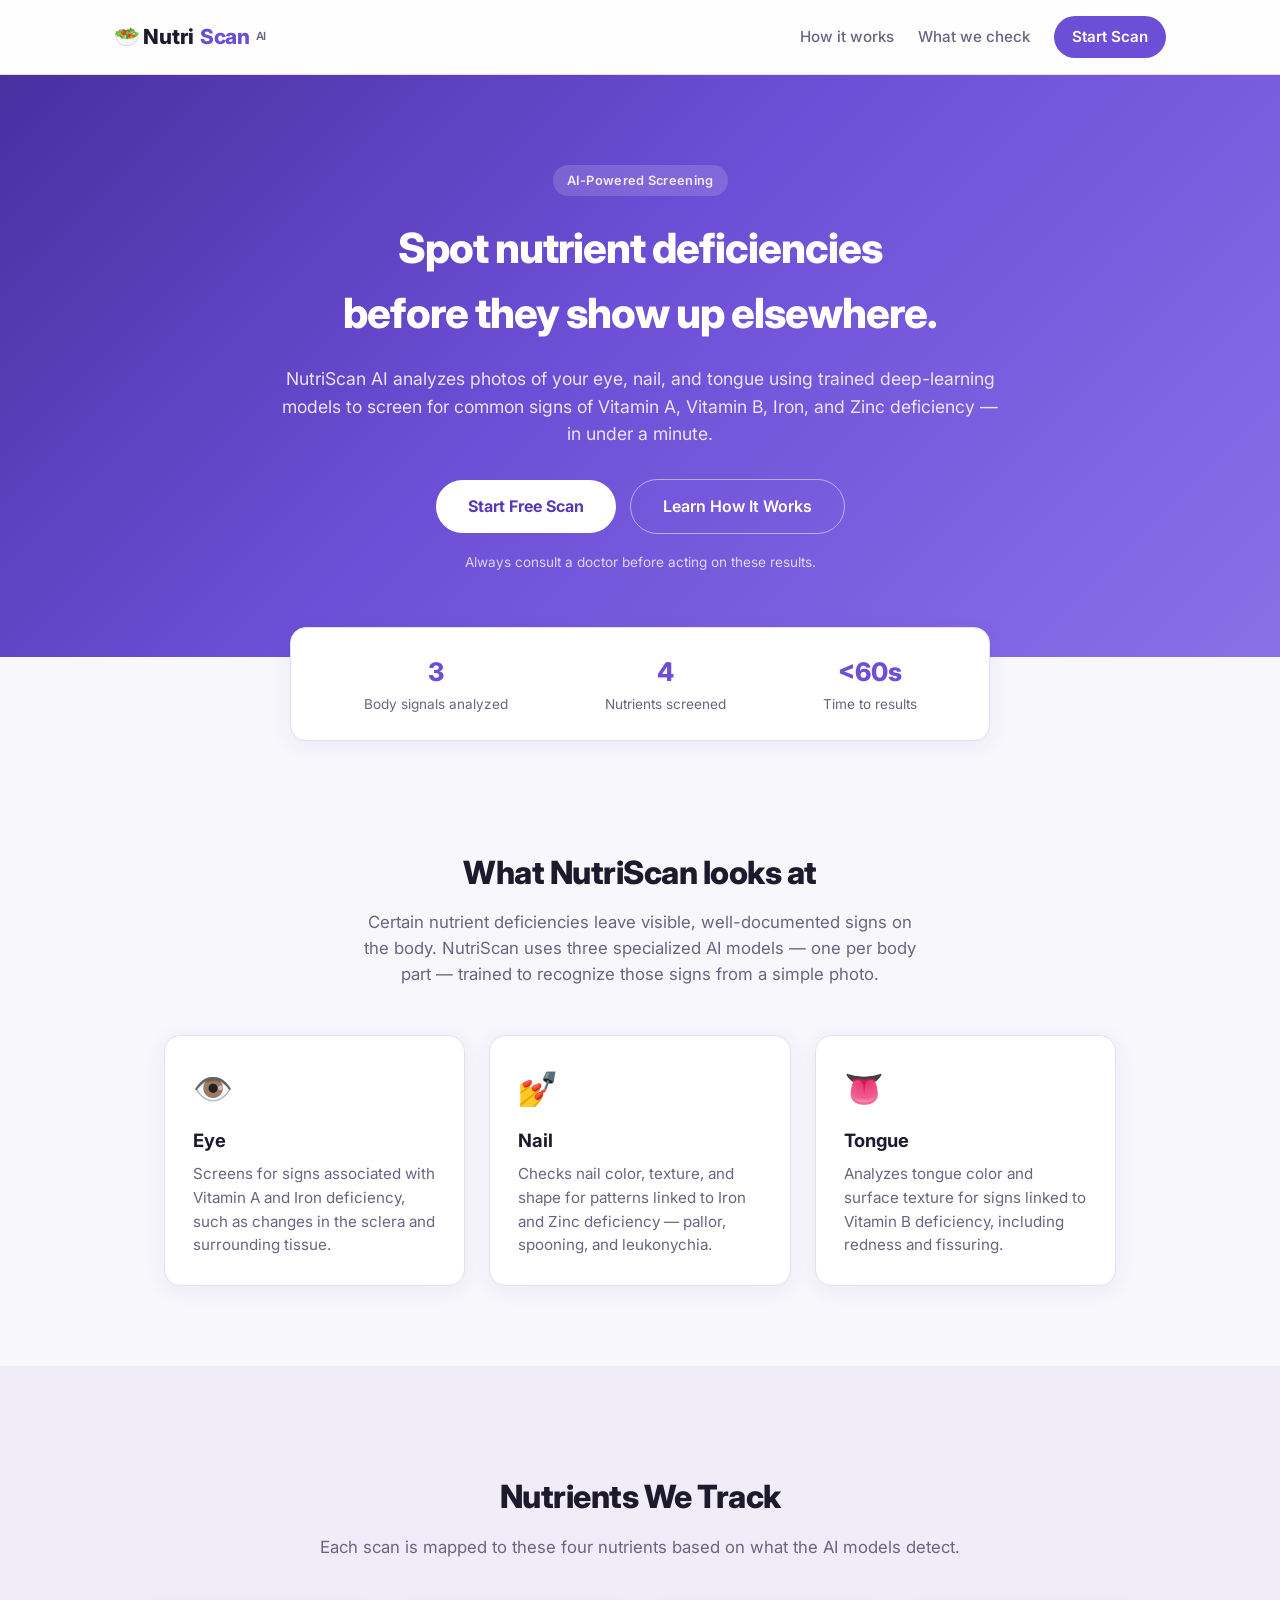
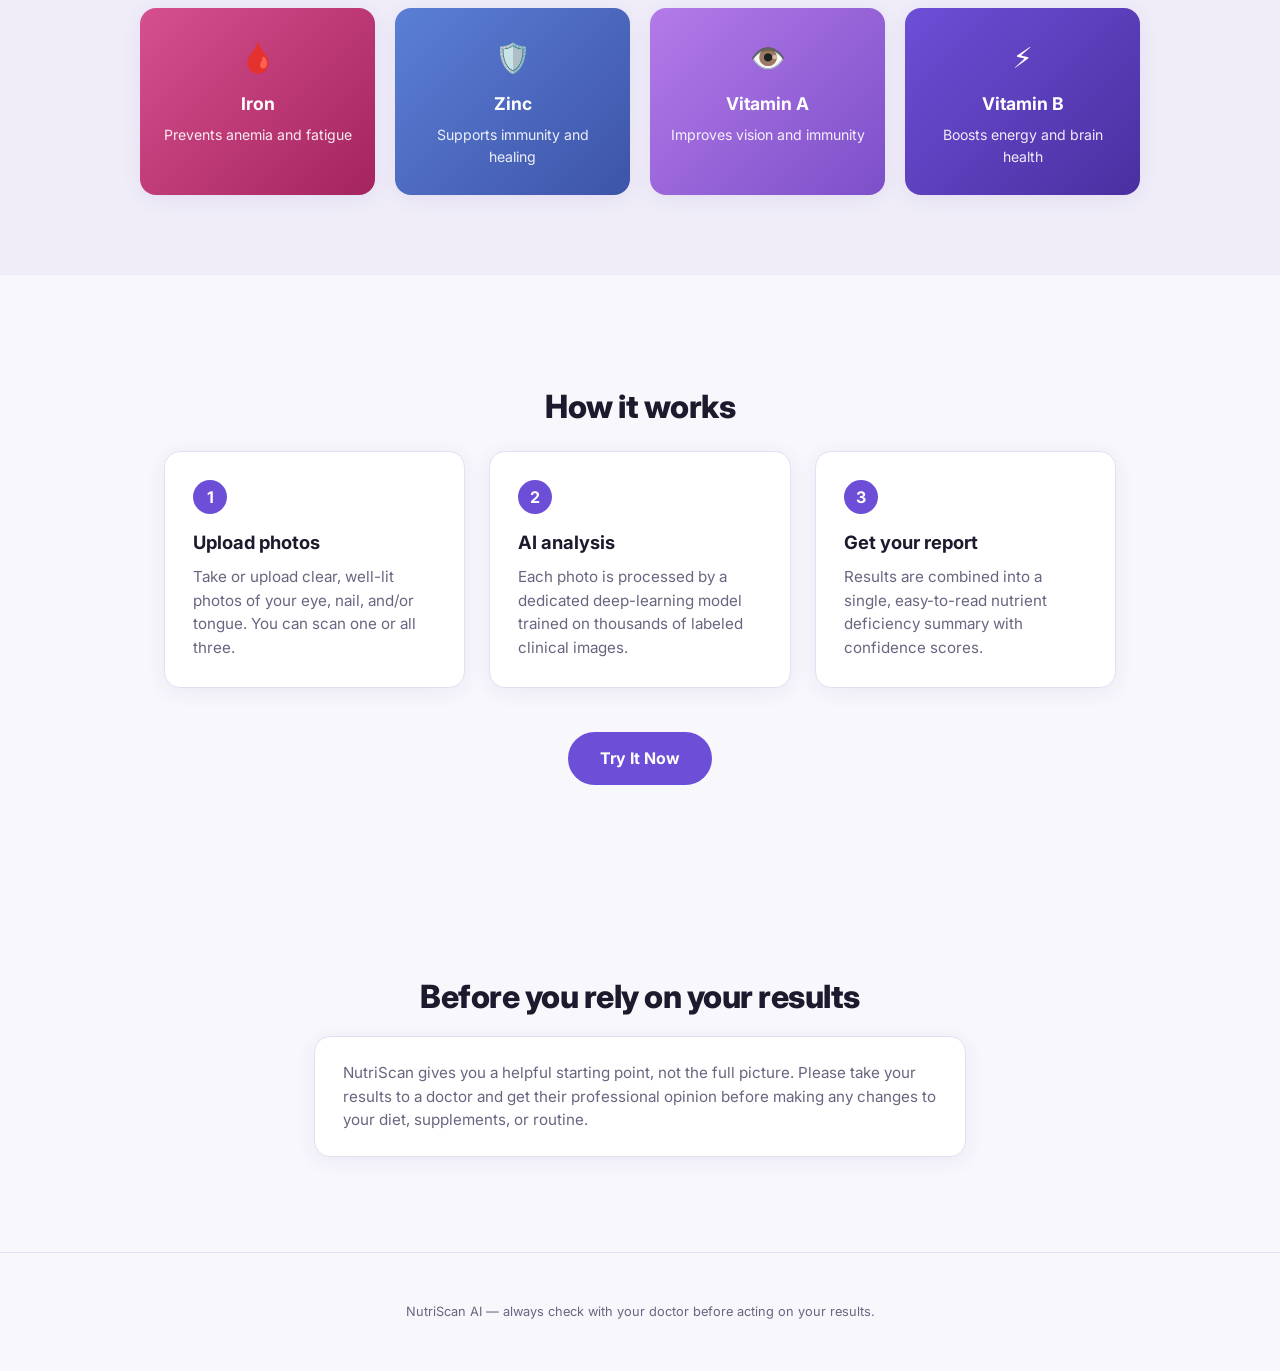
<file: frontend/index.html>
<!DOCTYPE html>
<html lang="en">
<head>
<meta charset="UTF-8" />
<meta name="viewport" content="width=device-width, initial-scale=1.0" />
<title>NutriScan AI — Nutrient Deficiency Screening</title>
<link rel="preconnect" href="https://fonts.googleapis.com">
<link href="https://fonts.googleapis.com/css2?family=Inter:wght@400;500;600;700;800&display=swap" rel="stylesheet">
<link rel="stylesheet" href="style.css" />
</head>
<body class="landing">

<nav class="navbar">
  <div class="nav-inner">
    <a href="/" class="logo">🥗 Nutri<span>Scan</span> <small>AI</small></a>
    <div class="nav-links">
      <a href="#how-it-works">How it works</a>
      <a href="#what-we-check">What we check</a>
      <a href="scan.html" class="nav-cta">Start Scan</a>
    </div>
  </div>
</nav>

<header class="hero">
  <div class="hero-inner">
    <span class="eyebrow">AI-Powered Screening</span>
    <h1>Spot nutrient deficiencies<br>before they show up elsewhere.</h1>
    <p class="hero-sub">
      NutriScan AI analyzes photos of your eye, nail, and tongue using
      trained deep-learning models to screen for common signs of Vitamin A,
      Vitamin B, Iron, and Zinc deficiency — in under a minute.
    </p>
    <div class="hero-actions">
      <a href="scan.html" class="btn-primary">Start Free Scan</a>
      <a href="#how-it-works" class="btn-secondary">Learn How It Works</a>
      <!-- <a href="http://localhost:8001" target="_blank" rel="noopener" class="btn-foodscan-hero">Check Your Food →</a> -->
    </div>
    <p class="hero-disclaimer">
      Always consult a doctor before acting on these results.
    </p>
  </div>
</header>

<section class="stats-strip">
  <div class="stat"><strong>3</strong><span>Body signals analyzed</span></div>
  <div class="stat"><strong>4</strong><span>Nutrients screened</span></div>
  <div class="stat"><strong>&lt;60s</strong><span>Time to results</span></div>
</section>

<section id="what-we-check" class="section">
  <h2>What NutriScan looks at</h2>
  <p class="section-sub">
    Certain nutrient deficiencies leave visible, well-documented signs on
    the body. NutriScan uses three specialized AI models — one per body
    part — trained to recognize those signs from a simple photo.
  </p>

  <div class="feature-grid">
    <div class="feature-card">
      <div class="feature-icon">👁️</div>
      <h3>Eye</h3>
      <p>Screens for signs associated with Vitamin A and Iron deficiency, such as changes in the sclera and surrounding tissue.</p>
    </div>
    <div class="feature-card">
      <div class="feature-icon">💅</div>
      <h3>Nail</h3>
      <p>Checks nail color, texture, and shape for patterns linked to Iron and Zinc deficiency — pallor, spooning, and leukonychia.</p>
    </div>
    <div class="feature-card">
      <div class="feature-icon">👅</div>
      <h3>Tongue</h3>
      <p>Analyzes tongue color and surface texture for signs linked to Vitamin B deficiency, including redness and fissuring.</p>
    </div>
  </div>
</section>

<section class="section alt">
  <h2>Nutrients We Track</h2>
  <p class="section-sub">
    Each scan is mapped to these four nutrients based on what the AI models detect.
  </p>

  <div class="nutrient-chip-grid">
    <div class="nutrient-chip chip-iron">
      <span class="chip-icon">🩸</span>
      <h3>Iron</h3>
      <p>Prevents anemia and fatigue</p>
    </div>
    <div class="nutrient-chip chip-zinc">
      <span class="chip-icon">🛡️</span>
      <h3>Zinc</h3>
      <p>Supports immunity and healing</p>
    </div>
    <div class="nutrient-chip chip-a">
      <span class="chip-icon">👁️</span>
      <h3>Vitamin A</h3>
      <p>Improves vision and immunity</p>
    </div>
    <div class="nutrient-chip chip-b">
      <span class="chip-icon">⚡</span>
      <h3>Vitamin B</h3>
      <p>Boosts energy and brain health</p>
    </div>
  </div>
</section>

<section id="how-it-works" class="section">
  <h2>How it works</h2>
  <div class="steps-grid">
    <div class="step-card">
      <div class="step-number">1</div>
      <h3>Upload photos</h3>
      <p>Take or upload clear, well-lit photos of your eye, nail, and/or tongue. You can scan one or all three.</p>
    </div>
    <div class="step-card">
      <div class="step-number">2</div>
      <h3>AI analysis</h3>
      <p>Each photo is processed by a dedicated deep-learning model trained on thousands of labeled clinical images.</p>
    </div>
    <div class="step-card">
      <div class="step-number">3</div>
      <h3>Get your report</h3>
      <p>Results are combined into a single, easy-to-read nutrient deficiency summary with confidence scores.</p>
    </div>
  </div>
  <div class="how-cta">
    <a href="scan.html" class="btn-primary">Try It Now</a>
  </div>
</section>

<section class="section disclaimer-section">
  <h2>Before you rely on your results</h2>
  <p>
    NutriScan gives you a helpful starting point, not the full picture.
    Please take your results to a doctor and get their professional
    opinion before making any changes to your diet, supplements, or
    routine.
  </p>
</section>

<footer class="site-footer">
  <p>NutriScan AI — always check with your doctor before acting on your results.</p>
</footer>

</body>
</html>
</file>
<file: frontend/style.css>
:root {
  --bg: #f8f7fc;
  --bg-alt: #f0edf9;
  --card: #ffffff;
  --border: #e4dff2;
  --primary: #6c4fd6;
  --primary-dark: #5638b8;
  --primary-light: #ece6fa;
  --accent-warn: #e8590c;
  --accent-warn-bg: #fff1e8;
  --accent-ok: #2f9e44;
  --accent-ok-bg: #eaf7ee;
  --text: #1e1a2e;
  --text-dim: #6b6480;
  --radius: 16px;
  --shadow: 0 4px 20px rgba(76, 47, 158, 0.08);
}

* { box-sizing: border-box; }

body {
  margin: 0;
  font-family: 'Inter', system-ui, sans-serif;
  background: var(--bg);
  color: var(--text);
  min-height: 100vh;
  line-height: 1.55;
}

a { text-decoration: none; color: inherit; }

/* ---------------- Navbar ---------------- */
.navbar {
  position: sticky;
  top: 0;
  z-index: 20;
  background: rgba(255, 255, 255, 0.85);
  backdrop-filter: blur(10px);
  border-bottom: 1px solid var(--border);
}

.nav-inner {
  max-width: 1100px;
  margin: 0 auto;
  padding: 16px 24px;
  display: flex;
  align-items: center;
  justify-content: space-between;
}

.logo {
  font-size: 1.3rem;
  font-weight: 800;
  letter-spacing: -0.3px;
  color: var(--text);
  display: flex;
  align-items: center;
  gap: 6px;
}
.logo span { color: var(--primary); }
.logo small {
  font-weight: 600;
  font-size: 0.7rem;
  color: var(--text-dim);
  vertical-align: middle;
}

.nav-links {
  display: flex;
  align-items: center;
  gap: 24px;
  font-weight: 500;
  font-size: 0.95rem;
}

.nav-links a:not(.nav-cta) { color: var(--text-dim); transition: color 0.15s; }
.nav-links a:not(.nav-cta):hover { color: var(--primary); }

.nav-cta {
  background: var(--primary);
  color: #fff !important;
  padding: 9px 18px;
  border-radius: 999px;
  font-weight: 600;
}
.nav-cta:hover { background: var(--primary-dark); }

/* ---------------- Hero (gradient) ---------------- */
.hero {
  background: linear-gradient(135deg, #4a2fa0 0%, #6c4fd6 45%, #8b6fe8 100%);
  padding: 90px 24px 70px;
  text-align: center;
  color: #fff;
}

.hero-inner { max-width: 720px; margin: 0 auto; }

.eyebrow {
  display: inline-block;
  background: rgba(255, 255, 255, 0.15);
  color: #f1ecfd;
  font-weight: 600;
  font-size: 0.8rem;
  padding: 6px 14px;
  border-radius: 999px;
  margin-bottom: 20px;
  letter-spacing: 0.3px;
}

.hero h1 {
  font-size: 2.6rem;
  font-weight: 800;
  letter-spacing: -1px;
  margin: 0 0 20px;
  color: #fff;
}

.hero-sub {
  color: rgba(255, 255, 255, 0.85);
  font-size: 1.1rem;
  margin-bottom: 32px;
}

.hero-actions {
  display: flex;
  gap: 14px;
  justify-content: center;
  flex-wrap: wrap;
  align-items: center;
  margin-bottom: 18px;
}

.btn-primary {
  background: #fff;
  color: var(--primary-dark);
  padding: 14px 32px;
  border-radius: 999px;
  font-weight: 700;
  font-size: 1rem;
  border: none;
  cursor: pointer;
  transition: transform 0.15s, opacity 0.15s;
  display: inline-block;
}
.btn-primary:hover { transform: translateY(-2px); opacity: 0.92; }

.btn-secondary {
  background: transparent;
  color: #fff;
  padding: 14px 32px;
  border-radius: 999px;
  font-weight: 600;
  font-size: 1rem;
  border: 1px solid rgba(255, 255, 255, 0.5);
  cursor: pointer;
  transition: border-color 0.15s, background 0.15s;
  display: inline-block;
}
.btn-secondary:hover { background: rgba(255, 255, 255, 0.1); border-color: #fff; }

.hero-disclaimer {
  color: rgba(255, 255, 255, 0.75);
  font-size: 0.85rem;
}

/* Sections that follow the hero use dark buttons instead */
.section .btn-primary,
.how-cta .btn-primary {
  background: var(--primary);
  color: #fff;
}
.section .btn-primary:hover,
.how-cta .btn-primary:hover { background: var(--primary-dark); opacity: 1; }

/* ---------------- Stats strip ---------------- */
.stats-strip {
  max-width: 700px;
  margin: -30px auto 0;
  background: var(--card);
  border: 1px solid var(--border);
  border-radius: var(--radius);
  box-shadow: var(--shadow);
  padding: 24px;
  display: flex;
  justify-content: space-around;
  text-align: center;
  position: relative;
  z-index: 1;
}

.stat strong {
  display: block;
  font-size: 1.6rem;
  color: var(--primary);
  font-weight: 800;
}
.stat span {
  color: var(--text-dim);
  font-size: 0.85rem;
}

/* ---------------- Sections ---------------- */
.section {
  max-width: 1000px;
  margin: 0 auto;
  padding: 80px 24px;
  text-align: center;
}
.section.alt { background: var(--bg-alt); max-width: none; }
.section.alt > * { max-width: 1000px; margin-left: auto; margin-right: auto; }

.section h2 {
  font-size: 2rem;
  font-weight: 800;
  letter-spacing: -0.5px;
  margin-bottom: 12px;
}

.section-sub {
  color: var(--text-dim);
  max-width: 560px;
  margin: 0 auto 48px;
  font-size: 1.05rem;
}

.feature-grid, .steps-grid {
  display: grid;
  grid-template-columns: repeat(auto-fit, minmax(240px, 1fr));
  gap: 24px;
  text-align: left;
  margin-top: 20px;
}

.feature-card, .step-card {
  background: var(--card);
  border: 1px solid var(--border);
  border-radius: var(--radius);
  padding: 28px;
  box-shadow: var(--shadow);
}

.feature-icon { font-size: 2rem; margin-bottom: 12px; }

.feature-card h3, .step-card h3 {
  margin: 0 0 8px;
  font-size: 1.15rem;
}

.feature-card p, .step-card p {
  color: var(--text-dim);
  font-size: 0.95rem;
  margin: 0;
}

.step-number {
  width: 34px;
  height: 34px;
  border-radius: 50%;
  background: var(--primary);
  color: #fff;
  display: flex;
  align-items: center;
  justify-content: center;
  font-weight: 700;
  margin-bottom: 14px;
}

.how-cta { margin-top: 44px; }

/* ---------------- Nutrient chips (colorful cards) ---------------- */
.nutrient-chip-grid {
  display: grid;
  grid-template-columns: repeat(auto-fit, minmax(200px, 1fr));
  gap: 20px;
  margin-top: 20px;
}

.nutrient-chip {
  border-radius: var(--radius);
  padding: 28px 20px;
  color: #fff;
  text-align: center;
  box-shadow: var(--shadow);
}

.chip-icon { font-size: 1.8rem; display: block; margin-bottom: 10px; }

.nutrient-chip h3 {
  margin: 0 0 6px;
  font-size: 1.1rem;
  font-weight: 700;
}

.nutrient-chip p {
  margin: 0;
  font-size: 0.88rem;
  opacity: 0.9;
}

.chip-iron { background: linear-gradient(135deg, #d6508f, #a4245e); }
.chip-zinc { background: linear-gradient(135deg, #5b7fd6, #3d54a8); }
.chip-a    { background: linear-gradient(135deg, #b47ae8, #7c4fc9); }
.chip-b    { background: linear-gradient(135deg, #6c4fd6, #4a2fa0); }

.disclaimer-section {
  max-width: 700px;
}
.disclaimer-section p {
  color: var(--text-dim);
  font-size: 0.95rem;
  text-align: left;
  background: var(--card);
  border: 1px solid var(--border);
  border-radius: var(--radius);
  padding: 24px 28px;
  box-shadow: var(--shadow);
}

.site-footer {
  text-align: center;
  color: var(--text-dim);
  font-size: 0.8rem;
  padding: 36px 20px;
  border-top: 1px solid var(--border);
}

/* ---------------- Scan tool page ---------------- */
.tool-header {
  text-align: center;
  padding: 48px 20px 24px;
}
.tool-header h1 {
  margin: 0;
  font-size: 2rem;
  font-weight: 800;
  letter-spacing: -0.5px;
}
.tool-header p {
  color: var(--text-dim);
  margin-top: 8px;
}

main {
  max-width: 900px;
  margin: 0 auto;
  padding: 20px;
}

.upload-grid {
  display: grid;
  grid-template-columns: repeat(auto-fit, minmax(220px, 1fr));
  gap: 20px;
  margin-bottom: 24px;
}

.upload-card {
  background: var(--card);
  border: 1px solid var(--border);
  border-radius: var(--radius);
  padding: 16px;
  text-align: center;
  box-shadow: var(--shadow);
}

.upload-card h3 { margin: 0 0 12px; }

.drop-zone {
  display: flex;
  flex-direction: column;
  align-items: center;
  justify-content: center;
  height: 160px;
  border: 2px dashed var(--border);
  border-radius: var(--radius);
  cursor: pointer;
  overflow: hidden;
  transition: border-color 0.2s, background 0.2s;
  background: var(--bg-alt);
}

.drop-zone:hover { border-color: var(--primary); }

.drop-text {
  color: var(--text-dim);
  font-size: 0.9rem;
  padding: 0 10px;
}

.preview {
  width: 100%;
  height: 100%;
  object-fit: cover;
}

#analyze-btn {
  display: block;
  margin: 0 auto;
  padding: 14px 40px;
  font-size: 1rem;
  font-weight: 600;
  color: #fff;
  background: var(--primary);
  border: none;
  border-radius: 999px;
  cursor: pointer;
  transition: transform 0.15s, background 0.15s;
}

#analyze-btn:hover { background: var(--primary-dark); transform: translateY(-2px); }
#analyze-btn:disabled { opacity: 0.5; cursor: not-allowed; }

#status-msg {
  text-align: center;
  color: var(--text-dim);
  min-height: 20px;
  margin-top: 10px;
}

.results { margin-top: 30px; }

.results h2 {
  font-size: 1.3rem;
  font-weight: 700;
}

.summary-grid, .detail-grid {
  display: grid;
  grid-template-columns: repeat(auto-fit, minmax(220px, 1fr));
  gap: 16px;
  margin-bottom: 30px;
}

.nutrient-card, .detail-card {
  background: var(--card);
  border: 1px solid var(--border);
  border-radius: var(--radius);
  padding: 18px;
  box-shadow: var(--shadow);
}

.nutrient-card h4 {
  margin: 0 0 10px;
  display: flex;
  justify-content: space-between;
  align-items: center;
}

.badge {
  font-size: 0.75rem;
  padding: 4px 10px;
  border-radius: 999px;
  font-weight: 600;
}

.badge.level-low { background: var(--accent-ok-bg); color: var(--accent-ok); }
.badge.level-medium { background: #fff6e0; color: #b8860b; }
.badge.level-high { background: var(--accent-warn-bg); color: var(--accent-warn); }

.badge.ok { background: var(--accent-ok-bg); color: var(--accent-ok); }
.badge.warn { background: var(--accent-warn-bg); color: var(--accent-warn); }

.bar-track {
  height: 8px;
  background: var(--bg-alt);
  border-radius: 999px;
  overflow: hidden;
  margin: 8px 0;
}

.bar-fill { height: 100%; background: var(--primary); }
.bar-fill.level-low { background: var(--accent-ok); }
.bar-fill.level-medium { background: #d4a017; }
.bar-fill.level-high { background: var(--accent-warn); }
.bar-fill.warn { background: var(--accent-warn); }

.nutrient-card small { color: var(--text-dim); }

.detail-card h4 { margin-top: 0; }

.detail-card ul {
  padding-left: 18px;
  margin: 10px 0 0;
  color: var(--text-dim);
  font-size: 0.9rem;
}

.detail-card ul li.faint {
  opacity: 0.45;
  font-size: 0.9em;
}

.signs-note {
  margin: 10px 0 0;
  font-size: 0.85rem;
  color: var(--accent-warn);
  background: var(--accent-warn-bg);
  border-radius: 8px;
  padding: 8px 12px;
}

/* ---------------- Food-scan cross-link CTA ---------------- */
.foodscan-cta {
  margin: 24px 0 30px;
  padding: 22px;
  background: var(--primary-light);
  border: 1px solid var(--border);
  border-radius: var(--radius);
  text-align: center;
}

.foodscan-cta p {
  margin: 0 0 14px;
  color: var(--text);
  font-weight: 500;
}

.btn-foodscan {
  display: inline-block;
  padding: 12px 28px;
  background: var(--primary);
  color: #fff;
  border-radius: 999px;
  font-weight: 600;
  font-size: 0.95rem;
  transition: background 0.15s, transform 0.15s;
}
.btn-foodscan:hover {
  background: var(--primary-dark);
  transform: translateY(-2px);
}

/* "Check Your Food" hero button — solid fill so it's always visible
   regardless of background, unlike a transparent/outline button. */
.btn-foodscan-hero {
  background: transparent;
  color: #fff;
  padding: 14px 32px;
  border-radius: 999px;
  font-weight: 600;
  font-size: 1rem;
  border: 1px solid rgba(255, 255, 255, 0.5);
  display: inline-block;
  white-space: nowrap;
  transition: border-color 0.15s, background 0.15s;
}
.btn-foodscan-hero:hover {
  background: rgba(255, 255, 255, 0.1);
  border-color: #fff;
}

/* ---------------- Food recommendations ---------------- */
.food-prefs {
  display: flex;
  gap: 20px;
  flex-wrap: wrap;
  margin-bottom: 20px;
  padding: 16px 18px;
  background: var(--bg-alt);
  border-radius: var(--radius);
}

.food-prefs label {
  display: flex;
  flex-direction: column;
  gap: 6px;
  font-size: 0.85rem;
  font-weight: 600;
  color: var(--text-dim);
  flex: 1;
  min-width: 180px;
}

.food-prefs select,
.food-prefs input {
  padding: 8px 10px;
  border: 1px solid var(--border);
  border-radius: 8px;
  font-family: inherit;
  font-size: 0.9rem;
  color: var(--text);
  background: var(--card);
}
/* ---------------- Food recommendations (attractive cards) ---------------- */
.recommendations-grid {
  display: grid;
  grid-template-columns: repeat(auto-fit, minmax(260px, 1fr));
  gap: 20px;
  margin-bottom: 30px;
}

.food-card {
  background: var(--card);
  border: 1px solid var(--border);
  border-radius: var(--radius);
  padding: 0 0 20px;
  box-shadow: var(--shadow);
  overflow: hidden;
  transition: transform 0.18s ease, box-shadow 0.18s ease;
}

.food-card:hover {
  transform: translateY(-4px);
  box-shadow: 0 10px 28px rgba(76, 47, 158, 0.14);
}

.food-card-header {
  display: flex;
  align-items: center;
  gap: 10px;
  padding: 18px 20px;
  color: #fff;
}

.food-card-header h4 {
  margin: 0;
  font-size: 1.05rem;
  font-weight: 700;
}

.food-card-icon {
  font-size: 1.4rem;
  display: flex;
  align-items: center;
  justify-content: center;
  width: 34px;
  height: 34px;
  background: rgba(255, 255, 255, 0.22);
  border-radius: 10px;
}

.food-card-iron .food-card-header { background: linear-gradient(135deg, #d6508f, #a4245e); }
.food-card-zinc .food-card-header { background: linear-gradient(135deg, #5b7fd6, #3d54a8); }
.food-card-a    .food-card-header { background: linear-gradient(135deg, #b47ae8, #7c4fc9); }
.food-card-b    .food-card-header { background: linear-gradient(135deg, #6c4fd6, #4a2fa0); }

.food-chip-row {
  display: flex;
  flex-wrap: wrap;
  gap: 8px;
  padding: 18px 20px 4px;
}

.food-chip {
  display: inline-block;
  background: var(--bg-alt);
  color: var(--text);
  font-size: 0.82rem;
  font-weight: 500;
  padding: 6px 12px;
  border-radius: 999px;
  border: 1px solid var(--border);
}

.food-tips {
  list-style: none;
  margin: 12px 0 0;
  padding: 0 20px;
  display: flex;
  flex-direction: column;
  gap: 10px;
}

.food-tips li {
  display: flex;
  align-items: flex-start;
  gap: 8px;
  font-size: 0.85rem;
  color: var(--text-dim);
  line-height: 1.5;
}

.tip-icon {
  flex-shrink: 0;
  font-size: 0.9rem;
}

/* ---------------- PDF report download button ---------------- */
.report-download-bar {
  display: flex;
  justify-content: flex-end;
  margin-bottom: 20px;
}

.btn-download-report {
  background: var(--primary);
  color: #fff;
  border: none;
  padding: 12px 22px;
  border-radius: 999px;
  font-weight: 600;
  font-size: 0.9rem;
  cursor: pointer;
  transition: background 0.15s, transform 0.15s;
}

.btn-download-report:hover {
  background: var(--primary-dark);
  transform: translateY(-2px);
}

/* ---------------- No-deficiency message ---------------- */
.no-deficiency {
  grid-column: 1 / -1;
  background: var(--accent-ok-bg);
  color: var(--accent-ok);
  border: 1px solid var(--border);
  border-radius: var(--radius);
  padding: 18px;
  font-weight: 600;
}

/* ---------------- Veg / Non-veg toggle ---------------- */
.diet-toggle {
  display: flex;
  align-items: center;
  gap: 10px;
  flex-wrap: wrap;
  margin-bottom: 20px;
}

.diet-toggle-label {
  font-size: 0.9rem;
  font-weight: 600;
  color: var(--text-dim);
}

.diet-btn {
  padding: 9px 20px;
  border-radius: 999px;
  border: 1px solid var(--border);
  background: var(--card);
  color: var(--text);
  font-family: inherit;
  font-size: 0.9rem;
  font-weight: 600;
  cursor: pointer;
  transition: background 0.15s, color 0.15s, border-color 0.15s;
}

.diet-btn:hover { border-color: var(--primary); }

.diet-btn.active {
  background: var(--primary);
  color: #fff;
  border-color: var(--primary);
}

/* ---------------- Eye card (two photos) ---------------- */
.upload-card.eye-card { grid-column: 1 / -1; }

.eye-slots {
  display: grid;
  grid-template-columns: 1fr 1fr;
  gap: 16px;
}

.eye-slot-label {
  margin: 0 0 6px;
  font-size: 0.82rem;
  font-weight: 600;
  color: var(--text-dim);
}

.upload-card h3 small {
  font-weight: 500;
  font-size: 0.75rem;
  color: var(--text-dim);
}

@media (max-width: 600px) {
  .eye-slots { grid-template-columns: 1fr; }
}
</file>
